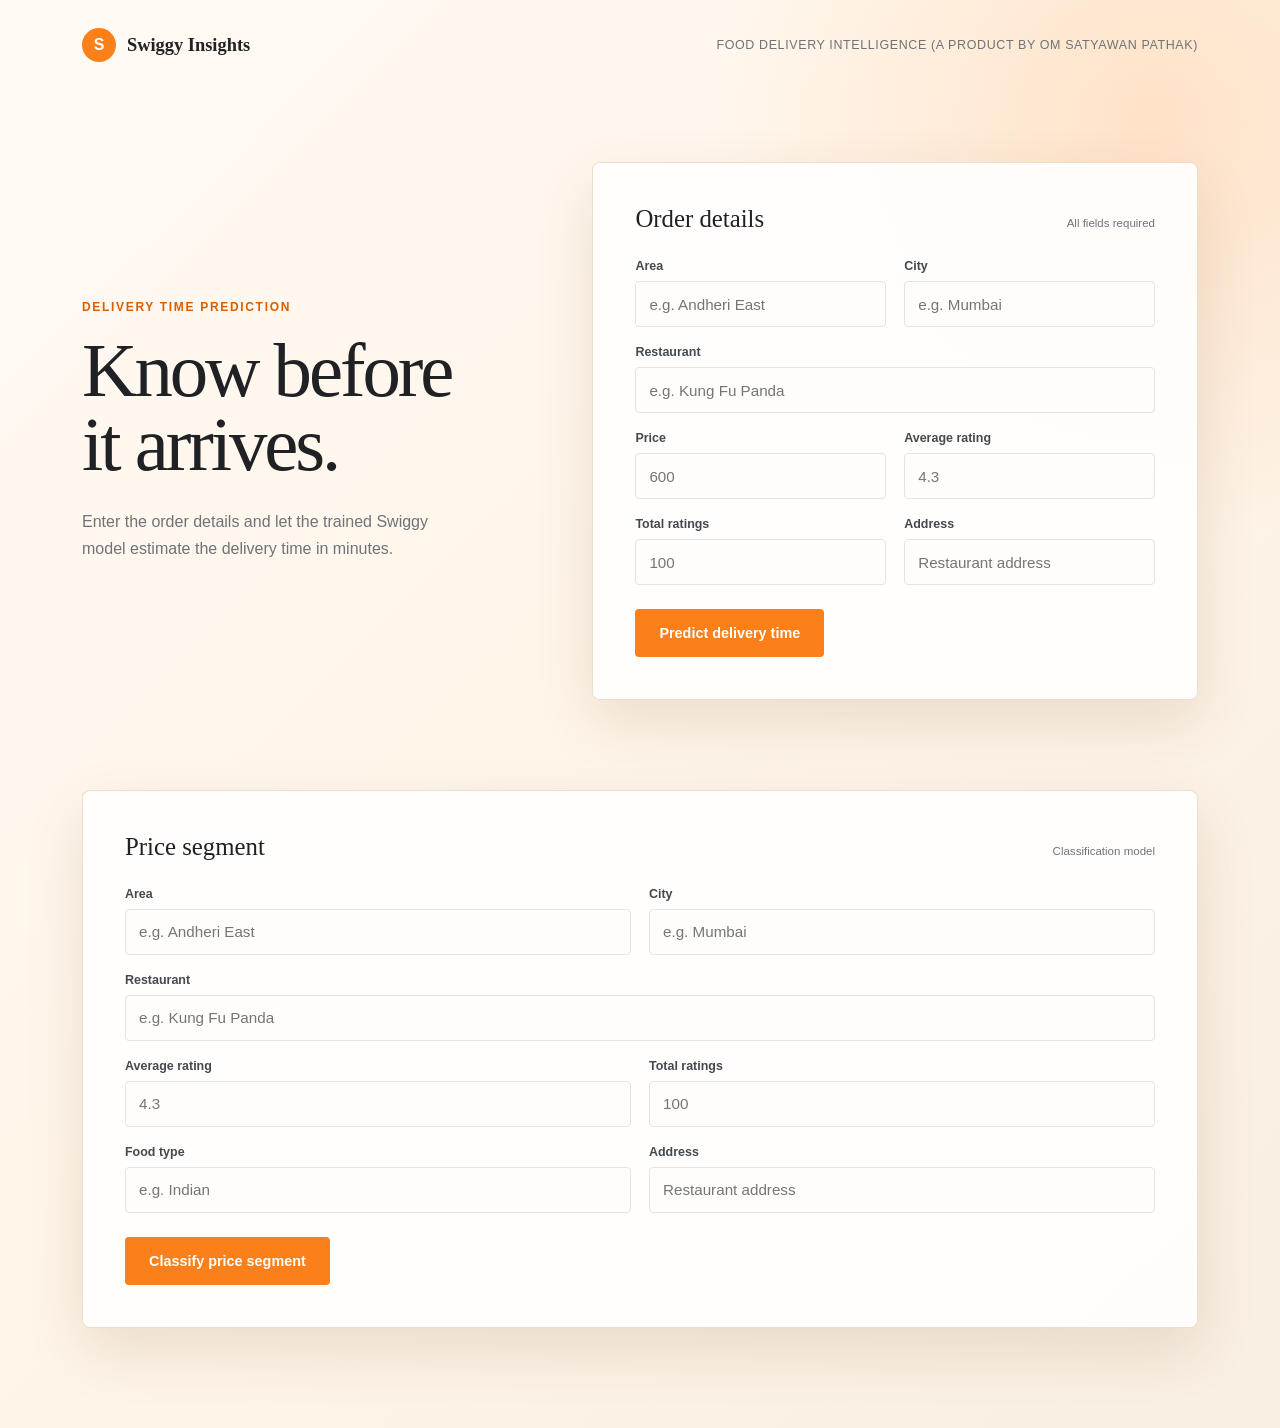
<file: Swiggy FoodDelivery Analysis Website/frontend/index.html>
<!DOCTYPE html>
<html lang="en">
<head>
    <meta charset="UTF-8">
    <meta name="viewport" content="width=device-width, initial-scale=1.0">
    <meta name="description" content="Predict Swiggy food delivery time from restaurant and order details.">
    <title>Swiggy Food Intelligence</title>
    <style>
        :root {
            --orange: #fc8019;
            --orange-dark: #d95f00;
            --ink: #202124;
            --muted: #6f7378;
            --line: #e7e3de;
            --cream: #fffaf4;
            --white: #ffffff;
            --green: #137a53;
            --shadow: 0 22px 60px rgba(90, 51, 19, 0.12);
        }

        * { box-sizing: border-box; }

        body {
            margin: 0;
            min-height: 100vh;
            color: var(--ink);
            background: var(--cream);
            font-family: Georgia, "Times New Roman", serif;
        }

        .page {
            min-height: 100vh;
            background:
                radial-gradient(circle at 90% 8%, rgba(252, 128, 25, 0.16), transparent 27rem),
                linear-gradient(135deg, #fffaf4 0%, #fff5e9 48%, #f9eee2 100%);
        }

        header {
            display: flex;
            align-items: center;
            justify-content: space-between;
            max-width: 1180px;
            margin: 0 auto;
            padding: 28px 32px;
        }

        .brand {
            display: flex;
            align-items: center;
            gap: 11px;
            color: var(--ink);
            font-size: 1.15rem;
            font-weight: bold;
            letter-spacing: 0;
        }

        .brand-mark {
            display: grid;
            width: 34px;
            height: 34px;
            place-items: center;
            border-radius: 50%;
            color: var(--white);
            background: var(--orange);
            font-family: Arial, sans-serif;
            font-size: 1rem;
            font-weight: 800;
        }

        .status {
            color: var(--muted);
            font-family: Arial, sans-serif;
            font-size: 0.78rem;
            letter-spacing: 0.05em;
            text-transform: uppercase;
        }

        main {
            display: grid;
            grid-template-columns: minmax(260px, 0.82fr) minmax(420px, 1.18fr);
            gap: clamp(32px, 7vw, 92px);
            align-items: center;
            max-width: 1180px;
            margin: 0 auto;
            padding: 72px 32px 100px;
        }

        .intro { max-width: 460px; }

        .eyebrow {
            margin: 0 0 20px;
            color: var(--orange-dark);
            font-family: Arial, sans-serif;
            font-size: 0.75rem;
            font-weight: 700;
            letter-spacing: 0.14em;
            text-transform: uppercase;
        }

        h1 {
            margin: 0;
            font-size: clamp(3rem, 6vw, 5.4rem);
            font-weight: 400;
            letter-spacing: -0.04em;
            line-height: 0.96;
        }

        .intro-copy {
            max-width: 390px;
            margin: 28px 0 0;
            color: var(--muted);
            font-family: Arial, sans-serif;
            font-size: 1rem;
            line-height: 1.65;
        }

        .form-panel {
            padding: clamp(24px, 4vw, 42px);
            border: 1px solid rgba(215, 181, 145, 0.45);
            border-radius: 8px;
            background: rgba(255, 255, 255, 0.88);
            box-shadow: var(--shadow);
        }

        .secondary-panel { grid-column: 1 / -1; }

        .segment-result {
            border-left-color: var(--orange);
            background: #fff5e9;
        }

        .segment-result .result-value { color: var(--orange-dark); }

        .panel-heading {
            display: flex;
            justify-content: space-between;
            gap: 16px;
            align-items: baseline;
            margin-bottom: 26px;
        }

        h2 {
            margin: 0;
            font-size: 1.55rem;
            font-weight: 400;
        }

        .required-note {
            color: var(--muted);
            font-family: Arial, sans-serif;
            font-size: 0.72rem;
        }

        form { display: grid; gap: 18px; }

        .field-grid {
            display: grid;
            grid-template-columns: 1fr 1fr;
            gap: 18px;
        }

        label {
            display: grid;
            gap: 8px;
            color: #45484c;
            font-family: Arial, sans-serif;
            font-size: 0.78rem;
            font-weight: 700;
        }

        input {
            width: 100%;
            min-height: 46px;
            padding: 12px 13px;
            border: 1px solid var(--line);
            border-radius: 4px;
            outline: 0;
            color: var(--ink);
            background: #fffdfb;
            font: 400 0.95rem Arial, sans-serif;
            transition: border-color 160ms ease, box-shadow 160ms ease;
        }

        input:focus {
            border-color: var(--orange);
            box-shadow: 0 0 0 3px rgba(252, 128, 25, 0.14);
        }

        .action-row {
            display: flex;
            align-items: center;
            gap: 18px;
            margin-top: 6px;
        }

        button {
            min-height: 48px;
            padding: 0 24px;
            border: 0;
            border-radius: 4px;
            color: var(--white);
            background: var(--orange);
            cursor: pointer;
            font: 700 0.9rem Arial, sans-serif;
            transition: background 160ms ease, transform 160ms ease;
        }

        button:hover { background: var(--orange-dark); transform: translateY(-1px); }
        button:disabled { cursor: wait; opacity: 0.7; transform: none; }

        .helper {
            margin: 0;
            color: var(--muted);
            font: 0.75rem/1.4 Arial, sans-serif;
        }

        .result {
            display: none;
            margin-top: 24px;
            padding: 18px 20px;
            border-left: 4px solid var(--green);
            background: #eef8f2;
        }

        .result.visible { display: block; }
        .result.error { border-left-color: #b43e2d; background: #fff0ed; }

        .result-label {
            margin: 0 0 5px;
            color: var(--muted);
            font: 700 0.7rem Arial, sans-serif;
            letter-spacing: 0.1em;
            text-transform: uppercase;
        }

        .result-value {
            margin: 0;
            color: var(--green);
            font-size: 2rem;
        }

        .result.error .result-value { color: #a33124; font-size: 1rem; line-height: 1.45; }

        @media (max-width: 760px) {
            header { padding: 22px 20px; }
            .status { display: none; }
            main {
                grid-template-columns: 1fr;
                padding: 48px 20px 64px;
            }
            .intro { max-width: none; }
            h1 { max-width: 520px; font-size: clamp(3.1rem, 15vw, 5rem); }
        }

        @media (max-width: 500px) {
            .field-grid { grid-template-columns: 1fr; }
            .action-row { align-items: stretch; flex-direction: column; }
            button { width: 100%; }
        }
    </style>
</head>
<body>
    <div class="page">
        <header>
            <div class="brand"><span class="brand-mark">S</span> Swiggy Insights</div>
            <div class="status">Food delivery intelligence (A Product by Om Satyawan Pathak)</div>
        </header>

        <main>
            <section class="intro" aria-labelledby="page-title">
                <p class="eyebrow">Delivery time prediction</p>
                <h1>Know before it arrives.</h1>
                <p class="intro-copy">Enter the order details and let the trained Swiggy model estimate the delivery time in minutes.</p>
            </section>

            <section class="form-panel" aria-labelledby="form-title">
                <div class="panel-heading">
                    <h2 id="form-title">Order details</h2>
                    <span class="required-note">All fields required</span>
                </div>

                <form id="prediction-form">
                    <div class="field-grid">
                        <label for="area">Area
                            <input id="area" name="Area" type="text" placeholder="e.g. Andheri East" required>
                        </label>
                        <label for="city">City
                            <input id="city" name="City" type="text" placeholder="e.g. Mumbai" required>
                        </label>
                    </div>

                    <label for="restaurant">Restaurant
                        <input id="restaurant" name="Restaurant" type="text" placeholder="e.g. Kung Fu Panda" required>
                    </label>

                    <div class="field-grid">
                        <label for="price">Price
                            <input id="price" name="Price" type="number" min="0" step="0.01" placeholder="600" required>
                        </label>
                        <label for="rating">Average rating
                            <input id="rating" name="Avg ratings" type="number" min="0" max="5" step="0.1" placeholder="4.3" required>
                        </label>
                    </div>

                    <div class="field-grid">
                        <label for="total-ratings">Total ratings
                            <input id="total-ratings" name="Total ratings" type="number" min="0" step="1" placeholder="100" required>
                        </label>
                        <label for="address">Address
                            <input id="address" name="Address" type="text" placeholder="Restaurant address" required>
                        </label>
                    </div>

                    <div class="action-row">
                        <button id="submit-button" type="submit">Predict delivery time</button>
                    </div>
                </form>

                <div id="result" class="result" role="status" aria-live="polite">
                    <p class="result-label">Estimated delivery time</p>
                    <p id="result-value" class="result-value"></p>
                </div>
            </section>

            <section class="form-panel secondary-panel" aria-labelledby="segment-title">
                <div class="panel-heading">
                    <h2 id="segment-title">Price segment</h2>
                    <span class="required-note">Classification model</span>
                </div>

                <form id="segment-form">
                    <div class="field-grid">
                        <label for="segment-area">Area
                            <input id="segment-area" name="Area" type="text" placeholder="e.g. Andheri East" required>
                        </label>
                        <label for="segment-city">City
                            <input id="segment-city" name="City" type="text" placeholder="e.g. Mumbai" required>
                        </label>
                    </div>

                    <label for="segment-restaurant">Restaurant
                        <input id="segment-restaurant" name="Restaurant" type="text" placeholder="e.g. Kung Fu Panda" required>
                    </label>

                    <div class="field-grid">
                        <label for="segment-rating">Average rating
                            <input id="segment-rating" name="Avg ratings" type="number" min="0" max="5" step="0.1" placeholder="4.3" required>
                        </label>
                        <label for="segment-total-ratings">Total ratings
                            <input id="segment-total-ratings" name="Total ratings" type="number" min="0" step="1" placeholder="100" required>
                        </label>
                    </div>

                    <div class="field-grid">
                        <label for="food-type">Food type
                            <input id="food-type" name="Food type" type="text" placeholder="e.g. Indian" required>
                        </label>
                        <label for="segment-address">Address
                            <input id="segment-address" name="Address" type="text" placeholder="Restaurant address" required>
                        </label>
                    </div>

                    <div class="action-row">
                        <button id="segment-submit-button" type="submit">Classify price segment</button>
                    </div>
                </form>

                <div id="segment-result" class="result segment-result" role="status" aria-live="polite">
                    <p class="result-label">Predicted price segment</p>
                    <p id="segment-result-value" class="result-value"></p>
                </div>
            </section>
        </main>
    </div>

    <script>
        const API_URL = "/predict";
        const SEGMENT_API_URL = "/predict-price-segment";
        const form = document.getElementById("prediction-form");
        const button = document.getElementById("submit-button");
        const result = document.getElementById("result");
        const resultValue = document.getElementById("result-value");
        const segmentForm = document.getElementById("segment-form");
        const segmentButton = document.getElementById("segment-submit-button");
        const segmentResult = document.getElementById("segment-result");
        const segmentResultValue = document.getElementById("segment-result-value");

        function showResult(message, isError) {
            result.classList.toggle("error", isError);
            result.classList.add("visible");
            resultValue.textContent = message;
        }

        function showSegmentResult(message, isError) {
            segmentResult.classList.toggle("error", isError);
            segmentResult.classList.add("visible");
            segmentResultValue.textContent = message;
        }

        form.addEventListener("submit", async (event) => {
            event.preventDefault();
            button.disabled = true;
            button.textContent = "Predicting...";
            result.classList.remove("visible", "error");

            const formData = new FormData(form);
            const payload = Object.fromEntries(formData.entries());
            payload.Price = Number(payload.Price);
            payload["Avg ratings"] = Number(payload["Avg ratings"]);
            payload["Total ratings"] = Number(payload["Total ratings"]);

            try {
                const response = await fetch(API_URL, {
                    method: "POST",
                    headers: { "Content-Type": "application/json" },
                    body: JSON.stringify(payload)
                });

                const data = await response.json();
                if (!response.ok) {
                    throw new Error(data.error || data.message || "The server could not make a prediction.");
                }

                const prediction = data.predicted_delivery_time ?? data.prediction ?? data.delivery_time;
                if (prediction === undefined || prediction === null) {
                    throw new Error("The server response did not include a prediction.");
                }
                showResult(`${Math.round(Number(prediction))} minutes`, false);
            } catch (error) {
                showResult(error.message.includes("Failed to fetch")
                    ? "Could not connect to the prediction server. Start the backend on port 5000 and try again."
                    : error.message, true);
            } finally {
                button.disabled = false;
                button.textContent = "Predict delivery time";
            }
        });

        segmentForm.addEventListener("submit", async (event) => {
            event.preventDefault();
            segmentButton.disabled = true;
            segmentButton.textContent = "Classifying...";
            segmentResult.classList.remove("visible", "error");

            const formData = new FormData(segmentForm);
            const payload = Object.fromEntries(formData.entries());
            payload["Avg ratings"] = Number(payload["Avg ratings"]);
            payload["Total ratings"] = Number(payload["Total ratings"]);

            try {
                const response = await fetch(SEGMENT_API_URL, {
                    method: "POST",
                    headers: { "Content-Type": "application/json" },
                    body: JSON.stringify(payload)
                });

                const data = await response.json();
                if (!response.ok) {
                    throw new Error(data.error || data.message || "The server could not classify this restaurant.");
                }

                const prediction = data.price_segment ?? data.prediction ?? data.segment;
                if (prediction === undefined || prediction === null) {
                    throw new Error("The server response did not include a price segment.");
                }
                showSegmentResult(String(prediction), false);
            } catch (error) {
                showSegmentResult(error.message.includes("Failed to fetch")
                    ? "Could not connect to the classification server. Start the backend on port 5000 and try again."
                    : error.message, true);
            } finally {
                segmentButton.disabled = false;
                segmentButton.textContent = "Classify price segment";
            }
        });
    </script>
</body>
</html>
</file>
